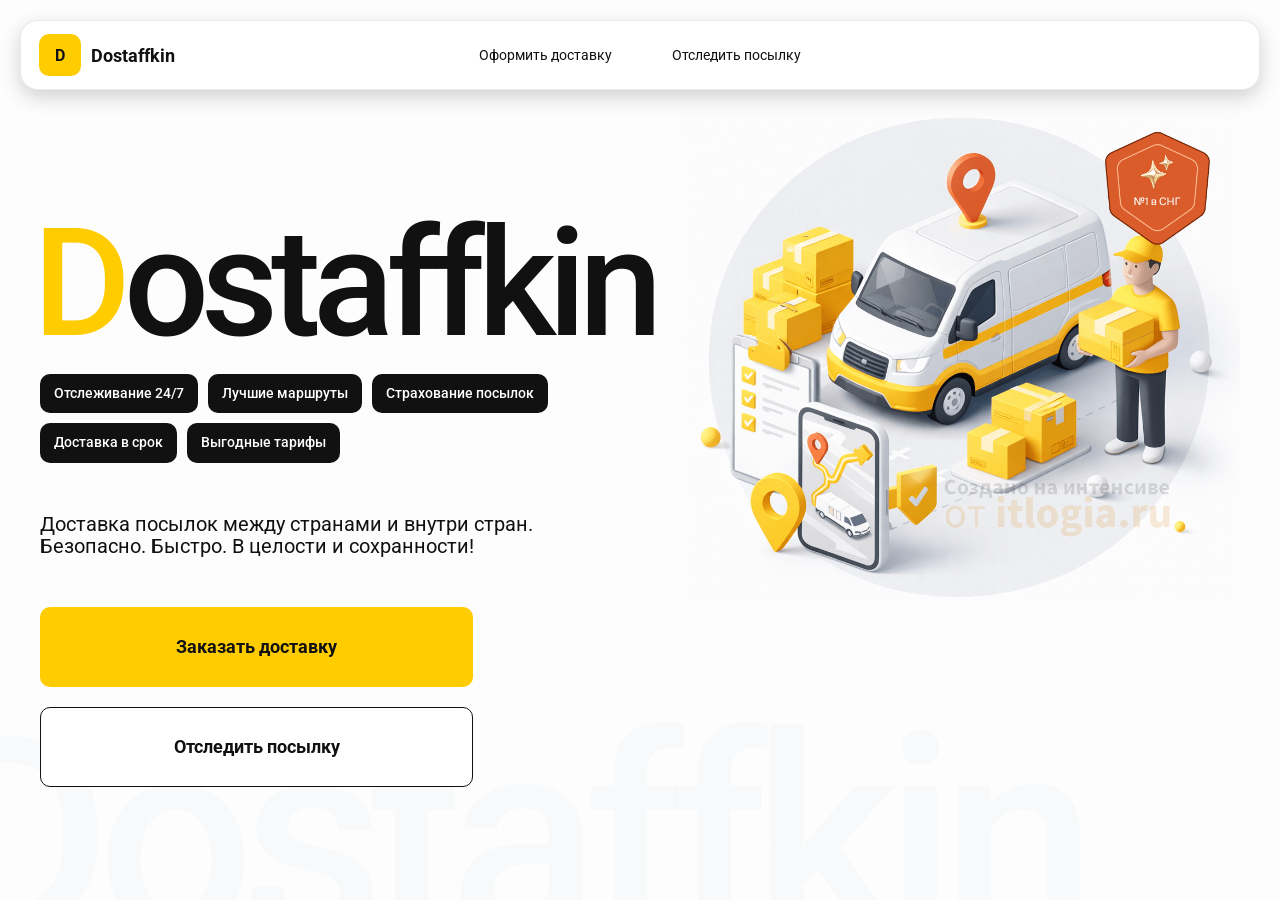
<file: index.html>
<!doctype html>
<html lang="ru">

<head>
    <meta charset="utf-8" />
    <meta name="viewport" content="width=device-width,initial-scale=1,maximum-scale=1,user-scalable=0" />
    <title>Dostaffkin — Доставка посылок между странами и внутри стран. Безопасно. Быстро. В целости и сохранности!
    </title>

    <link href="styles/base.css" rel="stylesheet" />
    <link href="styles/base_adaptive.css" rel="stylesheet" />
    <link href="styles/index.css" rel="stylesheet" />
    <link href="styles/index_adaptive.css" rel="stylesheet" />
</head>

<body>

    <div class="container">

        <header class="header">
            <a class="header-brand" href="#">
                <div class="header-logo">D</div>
                <div class="header-title">Dostaffkin</div>
            </a>
            <nav class="header-menu">
                <a class="header-link" href="./order.html">Оформить <span>доставку</span></a>
                <a class="header-link" href="./track.html">Отследить <span>посылку</span></a>
            </nav>
        </header>
        
        <main class="main">
            <section class="main-info">
                <div class="main-title">
                    <span>D</span>ostaffkin
                </div>
                <div class="main-features">
                    <div class="main-feature">Отслеживание 24/7</div>
                    <div class="main-feature">Лучшие маршруты</div>
                    <div class="main-feature">Страхование посылок</div>
                    <div class="main-feature">Доставка в срок</div>
                    <div class="main-feature">Выгодные тарифы</div>
                </div>
                <div class="main-description">
                    Доставка посылок между странами и внутри стран.
                    Безопасно. Быстро. В целости и сохранности!
                </div>
                <div class="main-actions">
                    <a class="button" type="button" href="./order.html">Заказать доставку</a>
                    <a class="button button-white" type="button" href="./track.html">Отследить посылку</a>
                </div>

            </section>
            <div class="main-title-ghost">Dostaffkin</div>
            <section class="main-image">
                <img src="images/main-image.png" alt="Main image" />
            </section>
        </main>
    </div>

</body>

</html>
</file>
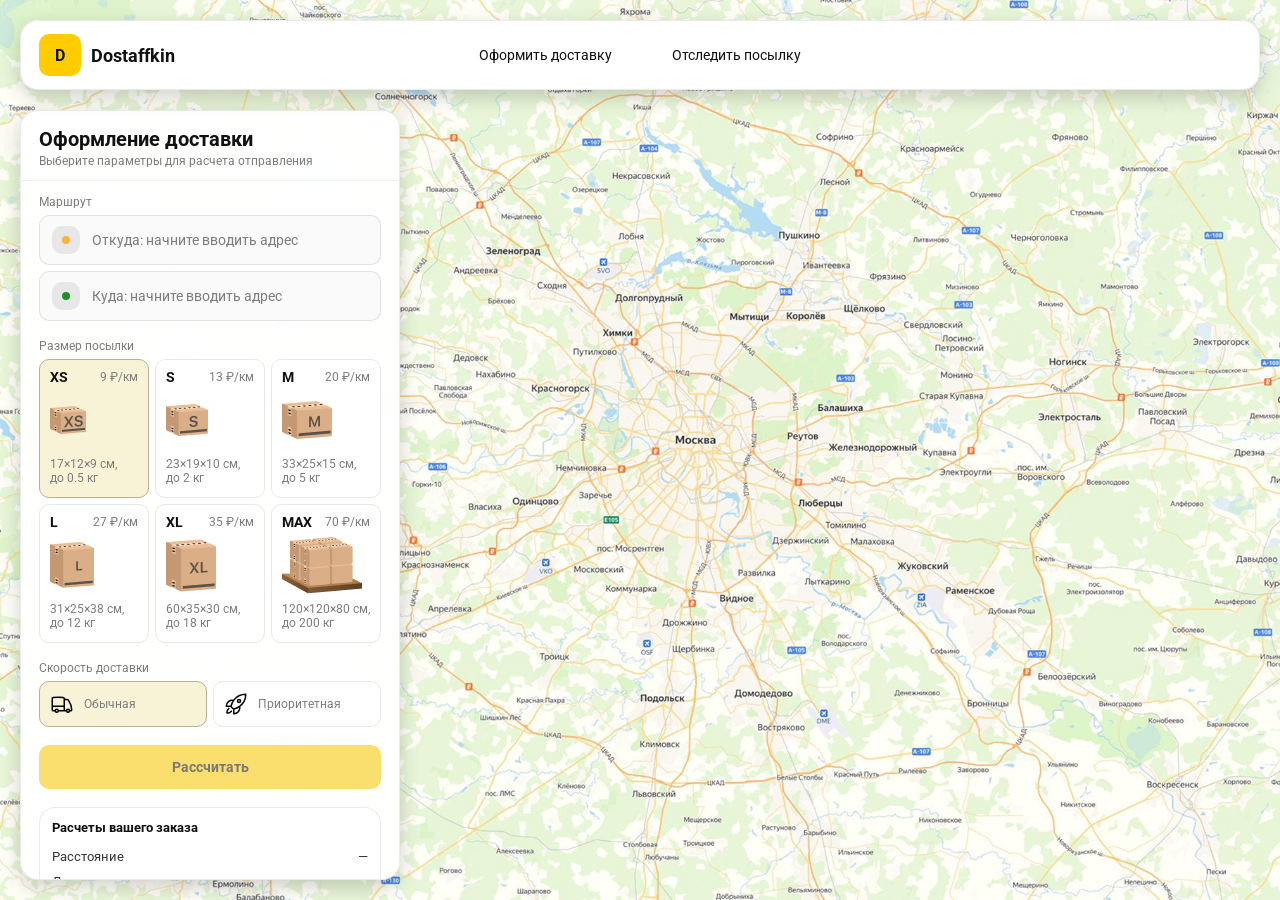
<file: order.html>
<!doctype html>
<html lang="ru">

<head>
    <meta charset="utf-8" />
    <meta name="viewport" content="width=device-width,initial-scale=1,maximum-scale=1,user-scalable=0" />
    <title>Оформление доставки</title>

    <link rel="stylesheet" href="styles/base.css" />
    <link rel="stylesheet" href="styles/base_adaptive.css" />

    <link rel="stylesheet" href="styles/order.css" />
    <link rel="stylesheet" href="styles/order_adaptive.css" />
</head>

<body>
    <div id="map"></div>

    <header class="header">
        <a class="header-brand" href="./index.html">
            <div class="header-logo">D</div>
            <div class="header-title">Dostaffkin</div>
        </a>
        <nav class="header-menu">
            <a class="header-link" href="#">Оформить <span>доставку</span></a>
            <a class="header-link" href="./track.html">Отследить <span>посылку</span></a>
        </nav>
    </header>

    <aside class="main" id="sidebar">

        <div class="main-header">
            <div class="main-title">Оформление доставки</div>
            <div class="main-text">Выберите параметры для расчета отправления</div>
        </div>

        <div class="main-content">
            <div class="main-route">
                <div class="main-block-title">Маршрут</div>
                <div class="main-fields">
                    <div class="main-field" id="fromField">
                        <div class="main-pin"></div>
                        <input id="from" placeholder="Откуда: начните вводить адрес" autocomplete="off" />
                        <div class="main-ac" id="fromAc" role="listbox" aria-label="Подсказки адресов"></div>
                    </div>

                    <div class="main-field" id="toField">
                        <div class="main-pin"></div>
                        <input id="to" placeholder="Куда: начните вводить адрес" autocomplete="off" />
                        <div class="main-ac" id="toAc" role="listbox" aria-label="Подсказки адресов"></div>
                    </div>
                </div>
            </div>

            <div class="main-package">
                <div class="main-block-title">Размер посылки</div>
                <div class="main-sizes">
                    <div class="main-size-card is-active" data-value="xs">
                        <div class="main-size-top">
                            <div class="main-size-label">XS</div>
                            <div class="main-size-rate">9 ₽/км</div>
                        </div>
                        <div class="main-size-media">
                            <img src="images/sizes/xs.png" alt="Короб XS" />
                        </div>
                        <div class="main-size-description">17×12×9 см,<br>до 0.5 кг</div>
                    </div>

                    <div class="main-size-card" data-value="s">
                        <div class="main-size-top">
                            <div class="main-size-label">S</div>
                            <div class="main-size-rate">13 ₽/км</div>
                        </div>
                        <div class="main-size-media">
                            <img src="images/sizes/s.png" alt="Короб S" />
                        </div>
                        <div class="main-size-description">23×19×10 см,<br>до 2 кг</div>
                    </div>

                    <div class="main-size-card" data-value="m">
                        <div class="main-size-top">
                            <div class="main-size-label">M</div>
                            <div class="main-size-rate">20 ₽/км</div>
                        </div>
                        <div class="main-size-media">
                            <img src="images/sizes/m.png" alt="Короб M" />
                        </div>
                        <div class="main-size-description">33×25×15 см,<br>до 5 кг</div>
                    </div>

                    <div class="main-size-card" data-value="l">
                        <div class="main-size-top">
                            <div class="main-size-label">L</div>
                            <div class="main-size-rate">27 ₽/км</div>
                        </div>
                        <div class="main-size-media">
                            <img src="images/sizes/l.png" alt="Короб L" />
                        </div>
                        <div class="main-size-description">31×25×38 см,<br>до 12 кг</div>
                    </div>

                    <div class="main-size-card" data-value="xl">
                        <div class="main-size-top">
                            <div class="main-size-label">XL</div>
                            <div class="main-size-rate">35 ₽/км</div>
                        </div>
                        <div class="main-size-media">
                            <img src="images/sizes/xl.png" alt="Короб XL" />
                        </div>
                        <div class="main-size-description">60×35×30 см,<br>до 18 кг</div>
                    </div>

                    <div class="main-size-card" data-value="max">
                        <div class="main-size-top">
                            <div class="main-size-label">MAX</div>
                            <div class="main-size-rate">70 ₽/км</div>
                        </div>
                        <div class="main-size-media main-size-media-palleta">
                            <img src="images/sizes/max.png" alt="Паллета" />
                        </div>
                        <div class="main-size-description">120×120×80 см,<br>до 200 кг</div>
                    </div>
                </div>
            </div>

            <div class="main-speed">
                <div class="main-block-title">Скорость доставки</div>

                <div class="main-speeds">

                    <div class="main-speed-card is-active" data-value="regular">
                        <img class="main-speed-media" src="images/icons/regular.svg" alt="Regular" />
                        <div class="main-speed-description">Обычная</div>
                    </div>
                    
                    <div class="main-speed-card" data-value="fast">
                        <img class="main-speed-media" src="images/icons/fast.svg" alt="Fast" />
                        <div class="main-speed-description">Приоритетная</div>
                    </div>
                    
                </div>
            </div>

            <div class="main-calculate-block">
                <button id="calc" class="button calculate-button" type="button" disabled>Рассчитать</button>
            </div>

            <div class="main-result" id="result">
                <div class="main-result-title">Расчеты вашего заказа</div>
                <div class="main-result-lines">
                    <div class="main-result-line"><span>Расстояние</span><span id="distanceValue">—</span></div>
                    <div class="main-result-line"><span>Доставим через</span><span id="durationValue">—</span></div>
                    <div class="main-result-line"><span>Тариф</span><span id="rateValue">—</span></div>
                </div>
                <div class="main-price">
                    <div class="main-price-label">Итого</div>
                    <div class="main-price-value" id="totalValue">—</div>
                </div>
            </div>

            <div class="main-order-box">
                <div class="main-order-form" id="orderForm">
                    <div class="main-order-title">Оформление доставки</div>
                    <div class="main-block-info-row">
                        <div class="main-block-title">Контакты</div>
                        <div class="order-fields">
                            <div class="main-field">
                                <input id="customerName" placeholder="Ваше имя" autocomplete="off" />
                            </div>
                            <div class="main-field">
                                <input id="customerPhone" placeholder="Ваш телефон" autocomplete="off"
                                    inputmode="tel" />
                            </div>
                        </div>
                    </div>
                    <div class="main-block-info-row extra-info">
                        <div class="main-block-title">Дополнительная информация</div>
                        <div class="main-field textarea">
                            <textarea id="comment" placeholder="Детали доставки и комментарии"></textarea>
                        </div>
                    </div>
                    <button id="submit" class="button main-submit-request" type="button" disabled>Отправить
                        заявку
                    </button>
                </div>
                <div class="main-order-success" id="orderSuccess">
                    <div class="main-success-icon">✓</div>
                    <div class="main-success-title">Заявка отправлена!</div>
                    <div class="main-success-title">Номер отправления – <span id="orderId"></span></div>
                    <div class="main-success-subtitle">Мы скоро свяжемся с вами</div>
                </div>
            </div>

        </div>

    </aside>

</body>

</html>
</file>
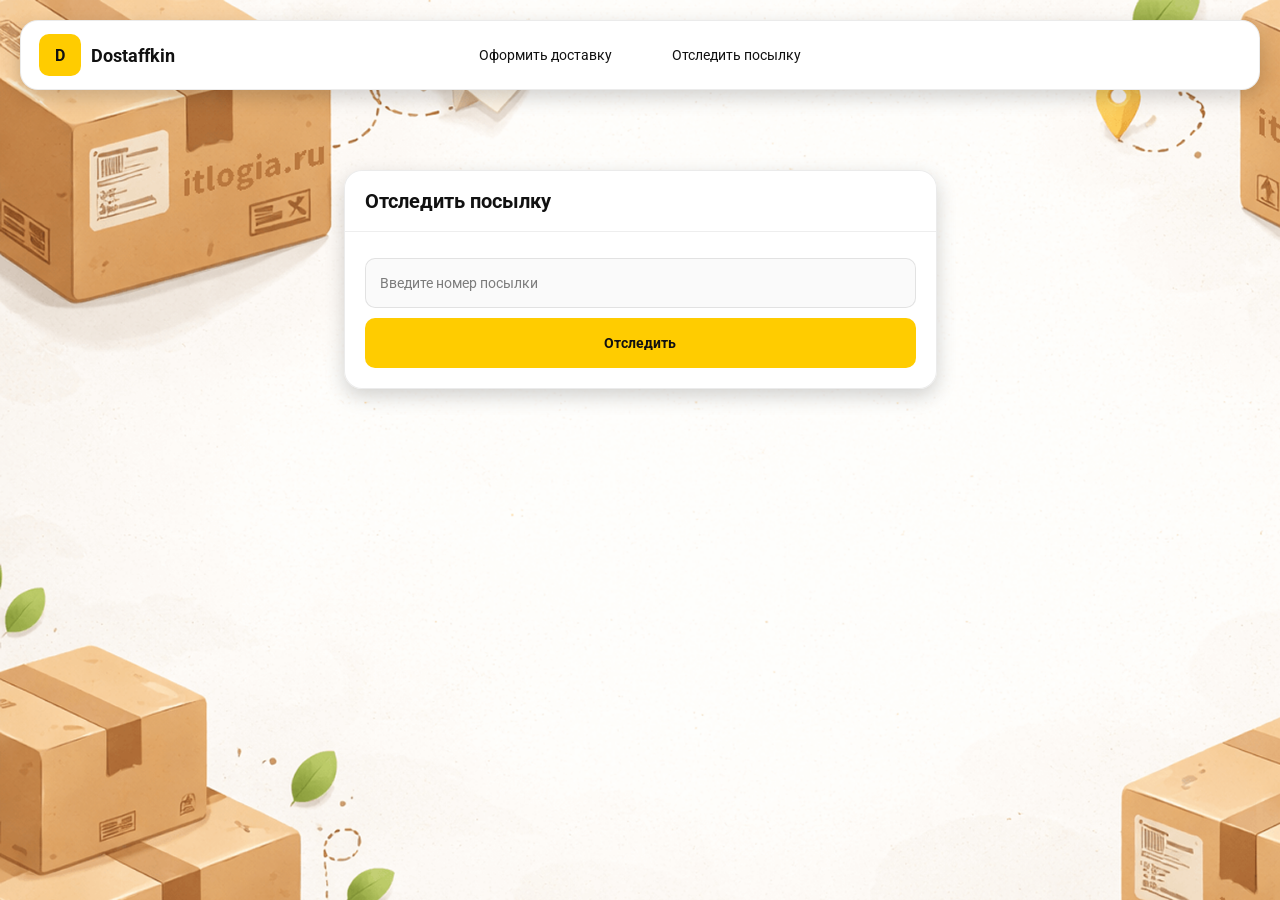
<file: track.html>
<!doctype html>
<html lang="ru">

<head>
    <meta charset="utf-8" />
    <meta name="viewport" content="width=device-width,initial-scale=1,maximum-scale=1,user-scalable=0" />
    <title>Отследить посылку</title>
    <link rel="stylesheet" href="styles/base.css" />
    <link rel="stylesheet" href="styles/base_adaptive.css" />

    <link rel="stylesheet" href="styles/track.css" />
    <link rel="stylesheet" href="styles/track_adaptive.css" />
</head>

<body>

    <div class="container">
        <header class="header">
            <a class="header-brand" href="./index.html">
                <div class="header-logo">D</div>
                <div class="header-title">Dostaffkin</div>
            </a>
            <nav class="header-menu">
                <a class="header-link" href="./order.html">Оформить <span>доставку</span></a>
                <a class="header-link" href="#">Отследить <span>посылку</span></a>
            </nav>
        </header>

        <main class="track-content">

            <section class="track-card track-search">
                <div class="track-title">Отследить посылку</div>
                <div class="track-action">
                    <div class="main-field track-field">
                        <input id="trackNumber" placeholder="Введите номер посылки" autocomplete="off" />
                    </div>
                    <button id="trackButton" class="button track-button" type="button">Отследить</button>
                </div>
            </section>

            <section class="track-card track-result" id="trackResult">
                <div class="track-result-header">
                    <div class="track-id" id="trackIdValue"></div>
                    <div class="track-routes">
                        <div class="track-route">
                            <div class="track-route-pin">
                                <svg xmlns="http://www.w3.org/2000/svg" fill="none" viewBox="0 0 24 24"
                                    stroke-width="1.5" stroke="orange" class="size-6">
                                    <path stroke-linecap="round" stroke-linejoin="round"
                                        d="M15 10.5a3 3 0 1 1-6 0 3 3 0 0 1 6 0Z" />
                                    <path stroke-linecap="round" stroke-linejoin="round"
                                        d="M19.5 10.5c0 7.142-7.5 11.25-7.5 11.25S4.5 17.642 4.5 10.5a7.5 7.5 0 1 1 15 0Z" />
                                </svg>
                            </div>
                            <div class="track-route-address" id="trackFromValue">
                                Откуда: Москва, улица Арбат, 1
                            </div>
                        </div>
                        <div class="track-route track-route-arrow">
                            <svg xmlns="http://www.w3.org/2000/svg" fill="none" viewBox="0 0 24 24" stroke-width="1.5"
                                stroke="currentColor" class="size-6">
                                <path stroke-linecap="round" stroke-linejoin="round"
                                    d="M19.5 13.5 12 21m0 0-7.5-7.5M12 21V3" />
                            </svg>
                        </div>
                        <div class="track-route">
                            <div class="track-route-pin">
                                <svg xmlns="http://www.w3.org/2000/svg" fill="none" viewBox="0 0 24 24"
                                    stroke-width="1.5" stroke="green" class="size-6">
                                    <path stroke-linecap="round" stroke-linejoin="round"
                                        d="M15 10.5a3 3 0 1 1-6 0 3 3 0 0 1 6 0Z" />
                                    <path stroke-linecap="round" stroke-linejoin="round"
                                        d="M19.5 10.5c0 7.142-7.5 11.25-7.5 11.25S4.5 17.642 4.5 10.5a7.5 7.5 0 1 1 15 0Z" />
                                </svg>
                            </div>
                            <div class="track-route-address" id="trackToValue">
                                Куда: Минск, проспект Независимости, 58
                            </div>
                        </div>
                    </div>
                </div>
                <div class="track-info">
                    <div class="track-status-title">Статус данной посылки:</div>
                    <div class="track-status-list" id="trackStatusList">


                        <div class="track-status created">
                            <img src="images/icons/created.svg" class="track-status-icon" alt="Created">
                            <div class="track-status-text">
                                <div class="track-status-text-state">Создан</div>
                                <div class="track-status-text-date">10.01.2026</div>
                            </div>
                        </div>

                        <div class="track-status in-way">
                            <img src="images/icons/in-way.svg" class="track-status-icon" alt="In way">
                            <div class="track-status-text">
                                <div class="track-status-text-state">В пути: Москва</div>
                                <div class="track-status-text-date">18.01.2026</div>
                            </div>
                        </div>

                        <div class="track-status ready">
                            <img src="images/icons/ready.svg" class="track-status-icon" alt="Ready">
                            <div class="track-status-text">
                                <div class="track-status-text-state">Готов к выдаче</div>
                                <div class="track-status-text-date">25.01.2026</div>
                            </div>
                        </div>

                        <div class="track-status done">
                            <img src="images/icons/done.svg" class="track-status-icon" alt="Done">
                            <div class="track-status-text">
                                <div class="track-status-text-state">Вручен</div>
                                <div class="track-status-text-date">27.01.2026</div>
                            </div>
                        </div>
                    </div>
                </div>
            </section>

        </main>

    </div>

</body>

</html>
</file>
<file: styles/base.css>
*, *::before, *::after {
    box-sizing: border-box;
}

@font-face {
    font-family: "Roboto";
    src: url("../fonts/Roboto-Regular.ttf");
    font-weight: normal;
}

@font-face {
    font-family: "Roboto";
    src: url("../fonts/Roboto-Bold.ttf");
    font-weight: bold;
}

@font-face {
    font-family: "Roboto";
    src: url("../fonts/Roboto-Medium.ttf");
    font-weight: 500;
}

html, body {
    margin: 0;
    color: #111111;
    font-family: "Roboto", sans-serif;
}

body {
    background: #FDFDFD;
}

.header {
    border-radius: 18px;
    box-shadow: 0 7px 20px 0 #0000002E;
    backdrop-filter: blur(10px);
    background: #ffffff;
    left: 20px;
    border: 1px solid rgba(0, 0, 0, 0.08);
    position: fixed;
    right: 20px;
    top: 20px;
    padding: 14px 18px;
    height: 70px;
    display: flex;
    align-items: center;
    z-index: 6;
}
.header-brand {
    display: flex;
    align-items: center;
    text-decoration: none;
    gap: 10px;
}

.header-logo {
    width: 42px;
    height: 42px;
    border-radius: 10px;
    background: #FFCC00;
    display: grid;
    place-items: center;
    font-weight: bold;
    color: #111;
}

.header-title {
    font-size: 18px;
    font-weight: bold;
    color: #111111;
    text-decoration: none;
}
.header-menu {
    display: flex;
    align-items: center;
    gap: 60px;
    margin: 0;
    position: absolute;
    left: 50%;
    transform: translateX(-50%);
}

.header-link {
    font-size: 14px;
    color: #111111;
    text-decoration: none;
}
.button {
    border: 0;
    outline: none;
    height: 44px;
    border-radius: 10px;
    font-size: 14px;
    font-weight: bold;
    cursor: pointer;
    font-family: inherit;
    transition: transform .08s ease, opacity .12s ease;
    background: #ffcc00;
    color: #111111;
    text-align: center;
    text-decoration: none;
}

.button:hover {
    background-color: #E5BC19;
}

.button:disabled {
    cursor: not-allowed;
    background-color: #FADE6E;
    color: #787878;
    transform: none;
}

.button.button-white {
    background: #ffffff;
    border: 1px solid #111111;
}

.button.button-white:hover {
    background: rgb(241 241 241);
}
.main-field {
    display: flex;
    align-items: center;
    margin-top: 6px;
    gap: 10px;
    border: 1px solid #1111111A;
    background: #FAFAFA;
    border-radius: 10px;
    padding: 10px 12px;
    position: relative;
    box-sizing: border-box;
    height: 50px;
}

.main-field.textarea {
    height: auto;
}

.main-pin {
    width: 28px;
    height: 28px;
    border-radius: 10px;
    background: rgba(17, 17, 17, 0.08);
    display: grid;
    place-items: center;
    flex: 0 0 auto;
    position: relative;
}

.main-pin::before {
    content: "";
    width: 8px;
    height: 8px;
    border-radius: 999px;
    background: orange;
    opacity: .75;
    display: block;
}

.main-field:last-child .main-pin::before {
    background: green;
    opacity: .85;
}

input, textarea {
    width: 100%;
    border: 0;
    outline: none;
    background: transparent;
    font-size: 14px;
    color: #111111;
    font-family: inherit;
}

textarea {
    resize: vertical;
    min-height: 72px;
    padding: 2px 0;
}

input::placeholder, textarea::placeholder {
    color: #7C7C7C;
}

.main-field:focus-within {
    border-color: rgba(0, 0, 0, 0.20);
    box-shadow: 0 0 0 4px rgba(255, 204, 0, 0.35);
    background: rgba(255, 255, 255, 0.75);
}
</file>
<file: styles/base_adaptive.css>
@media (max-width: 767px) {
    .header {
        left: 10px;
        right: 10px;
        top: 10px;
    }

    .header-link span {
        display: none;
    }

    .header-menu {
        gap: 20px;
        justify-content: flex-start;
        margin: 0 0 0 30px;
        position: static;
        transform: none;
    }
}

@media (max-width: 420px) {
    .header-title {
        display: none;
    }
}

@media (max-width: 374px) {
    .header-menu {
        gap: 10px;
        margin: 0 0 0 10px;
    }
}
</file>
<file: styles/index.css>
.container {
    overflow: hidden;
    min-height: 100vh;
}
.main {
    padding: 111px 40px 40px;
    position: relative;
    display: flex;
}
.main-info {
    max-width: 840px;
    width: 100%;
    position: relative;
}
.main-title {
    margin-top: 98px;
    font-weight: 500;
    font-size: 200px;
    line-height: 1;
    letter-spacing: -0.05em;
    color: #111111;
    left: -15px;
    position: relative;
}

.main-title span {
    color: #ffcc00;
}
.main-features {
    margin-top: 15px;
    display: flex;
    flex-wrap: wrap;
    gap: 10px;
}

.main-feature {
    background: #111111;
    color: #ffffff;
    padding: 12px 14px;
    font-weight: 500;
    font-size: 14px;
    line-height: 1.1;
    border-radius: 10px;
}
.main-description {
    margin-top: 50px;
    max-width: 500px;
    font-size: 20px;
    line-height: 1.1;
    color: #111111;
}
.main-actions {
    margin-top: 50px;
    display: flex;
    flex-direction: column;
    gap: 20px;
}
.main-actions .button {
    height: 80px;
    width: 433px;
    font-size: 18px;
    font-weight: bold;
    place-items: center;
    display: grid;
}
.main-title-ghost {
    position: absolute;
    z-index: -1;
    left: -70px;
    bottom: -150px;
    font-weight: 500;
    font-size: 278px;
    line-height: 1;
    letter-spacing: -0.05em;
    color: #ECEDF04D;
}
.main-image {
    width: 1024px;
    top: 100px;
    z-index: -2;
}

.main-image img {
    width: 100%;
    max-width: 1024px;
    height: auto;
    display: block;
}
</file>
<file: styles/index_adaptive.css>
@media (max-width: 1760px) {
    .main-title {
        font-size: 150px;
        left: -7px;
    }

    .main-info {
        max-width: 640px;
    }
}
@media (max-width: 1200px) {
    .main-info {
        max-width: 540px;
    }

    .main {
        padding: 111px 20px 20px;
    }

    .main-title {
        font-size: 120px;
        left: -4px;
    }

    .main-title-ghost {
        font-size: 220px;
    }
}

@media (max-width: 1024px) {
    .main-title {
        margin-top: 30px;
    }

    .main {
        flex-direction: column-reverse;
    }

    .main-image {
        max-width: 350px;
        position: absolute;
        left: 370px;
        top: 370px;
    }

    .main-info {
        max-width: 100%;
    }

    .main-actions {
        gap: 10px;
    }

    .main-actions .button {
        height: 50px;
        font-size: 14px;
        width: auto;
        max-width: 300px;
    }

    .main-description {
        max-width: 350px;
    }
}
@media (max-width: 570px) {
    .main-title {
        font-size: 88px;
    }

    .main-description {
        max-width: 100%
    }

    .main-actions {
       width: 100%;
    }

    .main-actions .button {
        width: 100%;
        max-width: 100%
    }

    .main-image {
        max-width: 650px;
        position: absolute;
        left: 170px;
        top: 70px;
        opacity: 0.2;
    }
}
@media (max-width: 400px) {
    .main-title {
        font-size: 70px;
    }
}
</file>
<file: styles/order.css>
#map {
    background-image: url("../images/order-bg.png");
    background-size: cover;
    position: fixed;
    inset: 0;
}

.main {
    border-radius: 18px;
    box-shadow: 0 7px 20px 0 #0000002E;
    backdrop-filter: blur(10px);
    background: rgba(255, 255, 255, 0.96);
    left: 20px;
    border: 1px solid rgba(0, 0, 0, 0.08);
    position: fixed;
    top: 110px;
    bottom: 20px;
    width: 380px;
    display: flex;
    flex-direction: column;
    overflow: hidden;
    z-index: 5;
}
.main-header {
    padding: 18px 18px 12px 18px;
    border-bottom: 1px solid rgba(0, 0, 0, 0.06);
    display: flex;
    flex-direction: column;
}

.main-title {
    font-size: 20px;
    line-height: 100%;
    font-weight: bold;
}

.main-text {
    font-size: 12px;
    margin-top: 5px;
    color: #7C7C7C;
}
.main-content {
    padding: 14px 18px 18px 18px;
    overflow: auto;
    scrollbar-width: none;
    display: flex;
    flex-direction: column;
    gap: 18px;
    flex: 1;
}
.main-block-title {
    font-size: 12px;
    color: #7C7C7C;
}

.main-route .main-block-title,
.main-package .main-block-title {
    margin-bottom: 6px;
}
.main-sizes {
    display: grid;
    gap: 6px;
    grid-template-columns: repeat(3, 1fr);
}

.main-size-card {
    border: 1px solid #E8E8E7;
    background: #FFFFFF;
    border-radius: 10px;
    padding: 10px;
    cursor: pointer;
    user-select: none;
    transition: transform .08s ease, border-color .12s ease, background .12s ease;
    min-height: 139px;
}

.main-size-card:hover {
    transform: translateY(-1px);
}

.main-size-card.is-active {
    background-color: #F8F2D6;
    border-color: #B7B196;
}

.main-size-top {
    display: flex;
    align-items: center;
    justify-content: space-between;
}

.main-size-label {
    font-weight: bold;
    font-size: 14px;
    color: #111111;
    line-height: 100%;
}

.main-size-rate {
    font-size: 12px;
    color: #7C7C7C;
    line-height: 100%;
}

.main-size-media {
    margin-top: 8px;
    height: 57px;
}

.main-size-description {
    margin-top: 8px;
    font-size: 12px;
    color: #7C7C7C;
    line-height: 1.2;
}
.calculate-button {
    width: 100%;
}
.main-result {
    border: 1px solid rgba(0, 0, 0, 0.08);
    background: rgba(255, 255, 255, 0.75);
    border-radius: 16px;
    padding: 12px;
    line-height: 1.25;
}

.main-result-title {
    font-weight: bold;
    font-size: 13px;
    color: #111111;
    margin-bottom: 13px;
}

.main-result-lines {
    gap: 8px;
    display: flex;
    flex-direction: column;
}

.main-result-line {
    font-size: 13px;
    color: rgba(17, 17, 17, 0.85);
    display: flex;
    justify-content: space-between;
}

.main-price {
    margin-top: 18px;
    padding-top: 10px;
    border-top: 1px dashed rgba(0, 0, 0, 0.12);
    display: flex;
    align-items: baseline;
    justify-content: space-between;
}

.main-price-label {
    font-size: 12px;
    color: rgba(17, 17, 17, 0.55);
}

.main-price-value {
    font-size: 20px;
    font-weight: bold;
    color: #111111;
    letter-spacing: -0.3px;
}

.main-order-box {
    background: #ffffff;
    border: 1px solid #E8E8E7;
    border-radius: 10px;
    padding: 12px;
}

.main-order-title {
    margin-bottom: 8px;
    font-weight: bold;
    font-size: 14px;
    color: #111111;
}

.main-block-info {
    display: flex;
    flex-direction: column;
    gap: 6px;
}

.order-fields {
    display: grid;
    grid-template-columns: 1fr 1fr;
    column-gap: 10px;
    margin-top: 6px;
}

.main-block-info-row.extra-info {
    display: block;
    margin-top: 13px;
}

.main-submit-request {
    width: 100%;
    margin-top: 6px;
}

.main-order-success {
    display: none;
    text-align: center;
    padding: 22px 12px;
    gap: 12px;
}

.main-order-success.is-visible {
    display: flex;
    flex-direction: column;
    align-items: center;
}

.main-success-icon {
    width: 56px;
    height: 56px;
    border-radius: 50%;
    background: #16a34a;
    color: #ffffff;
    display: grid;
    place-items: center;
    font-size: 30px;
}

.main-success-title {
    font-size: 14px;
    font-weight: bold;
    color: #111111;
}

.main-success-subtitle {
    font-size: 12px;
    color: rgba(17, 17, 17, 0.55);
    line-height: 1.3;
}

.main-speed .main-block-title {
    margin-bottom: 6px;
}

.main-speeds {
    display: grid;
    gap: 6px;
    grid-template-columns: repeat(2, 1fr);
}

.main-speed-card {
    border: 1px solid #E8E8E7;
    background: #FFFFFF;
    border-radius: 10px;
    padding: 10px;
    cursor: pointer;
    user-select: none;
    transition: transform .08s ease, border-color .12s ease, background .12s ease;
    display: flex;
    align-items: center;
    gap: 10px;
}

.main-speed-card:hover {
    transform: translateY(-1px);
}

.main-speed-card.is-active {
    background-color: #F8F2D6;
    border-color: #B7B196;
}

.main-speed-description {
    font-size: 12px;
    color: #7C7C7C;
    line-height: 1.2;
}
</file>
<file: styles/order_adaptive.css>
@media (max-width: 767px) {
    .main {
        left: 10px;
        right: 10px;
        top: 50%;
        bottom: 12px;
        width: auto;
        max-width: none;
    }
}

@media (max-width: 420px) {
    .main-sizes {
        grid-template-columns: repeat(2, 1fr);
    }
}
</file>
<file: styles/track.css>
.container {
    background: #F4F4F4 url("../images/track-bg.png");
    background-size: cover;
    min-height: 100vh;
    padding: 170px 0 50px 0;
}
.track-content {
    width: 593px;
    margin: 0 auto;
}
.track-card {
    width: 100%;
    border-radius: 18px;
    box-shadow: 0 7px 20px 0 #0000002E;
    backdrop-filter: blur(10px);
    background: rgba(255, 255, 255, 0.96);
    border: 1px solid rgba(0, 0, 0, 0.08);
}

.track-title {
    font-size: 20px;
    line-height: 100%;
    font-weight: bold;
    border-bottom: 1px solid #EEEEEE;
    padding: 20px;
}

.track-action {
    padding: 20px;
}

.track-button {
    width: 100%;
    height: 50px;
}

.track-field {
    margin-bottom: 10px;
}

.track-result {
    margin-top: 5px;
    display: none;
}

.track-result.is-visible {
    display: block;
}

.track-result-header {
    font-weight: bold;
    font-size: 14px;
    color: #111111;
    padding: 20px;
    border-bottom: 1px solid #EEEEEE;
}

.track-id {
    margin-bottom: 12px;
    font-size: 20px;
}

.track-routes {
    display: flex;
    flex-direction: column;
    gap: 10px;
    font-weight: normal;
}

.track-route {
    display: flex;
    align-items: center;
    gap: 10px;
}

.track-route-pin {
    width: 24px;
    height: 24px;
    flex-shrink: 0;
}

.track-route-arrow {
    padding: 15px 0;
    width: 24px;
    height: 24px;
}

.track-info {
    padding: 20px;
}

.track-status {
    display: flex;
    align-items: center;
    font-size: 12px;
    gap: 10px;
}

.track-status-title {
    font-size: 14px;
    color: #111111;
    margin-bottom: 20px;
}

.track-status-list {
    display: flex;
    flex-direction: column;
    gap: 15px;
}

.track-status-icon {
    width: 40px;
    height: 40px;
    border-radius: 50%;
    background: rgba(17, 17, 17, 0.08);
    display: grid;
    place-items: center;
    flex: 0 0 auto;
}

.track-status.created .track-status-icon {
    background-color: #F1CB00;
}

.track-status.in-way .track-status-icon {
    background-color: #F08A11;
}

.track-status.ready .track-status-icon {
    background-color: #A35D0A;
}

.track-status.done .track-status-icon {
    background-color: #37C93B;
}

.track-status-text {
    display: flex;
    align-items: center;
    justify-content: space-between;
    color: #111111;
    font-size: 12px;
    flex: 1;
}

.track-status-date {
    color: rgba(17, 17, 17, 0.55);
}
</file>
<file: styles/track_adaptive.css>
@media (max-width: 767px) {
    .container {
        padding: 130px 0 50px 0;
    }

    .track-content {
        width: 100%;
        padding-left: 10px;
        padding-right: 10px;
    }

    .track-result-header {
        padding: 20px;
    }
}
</file>
